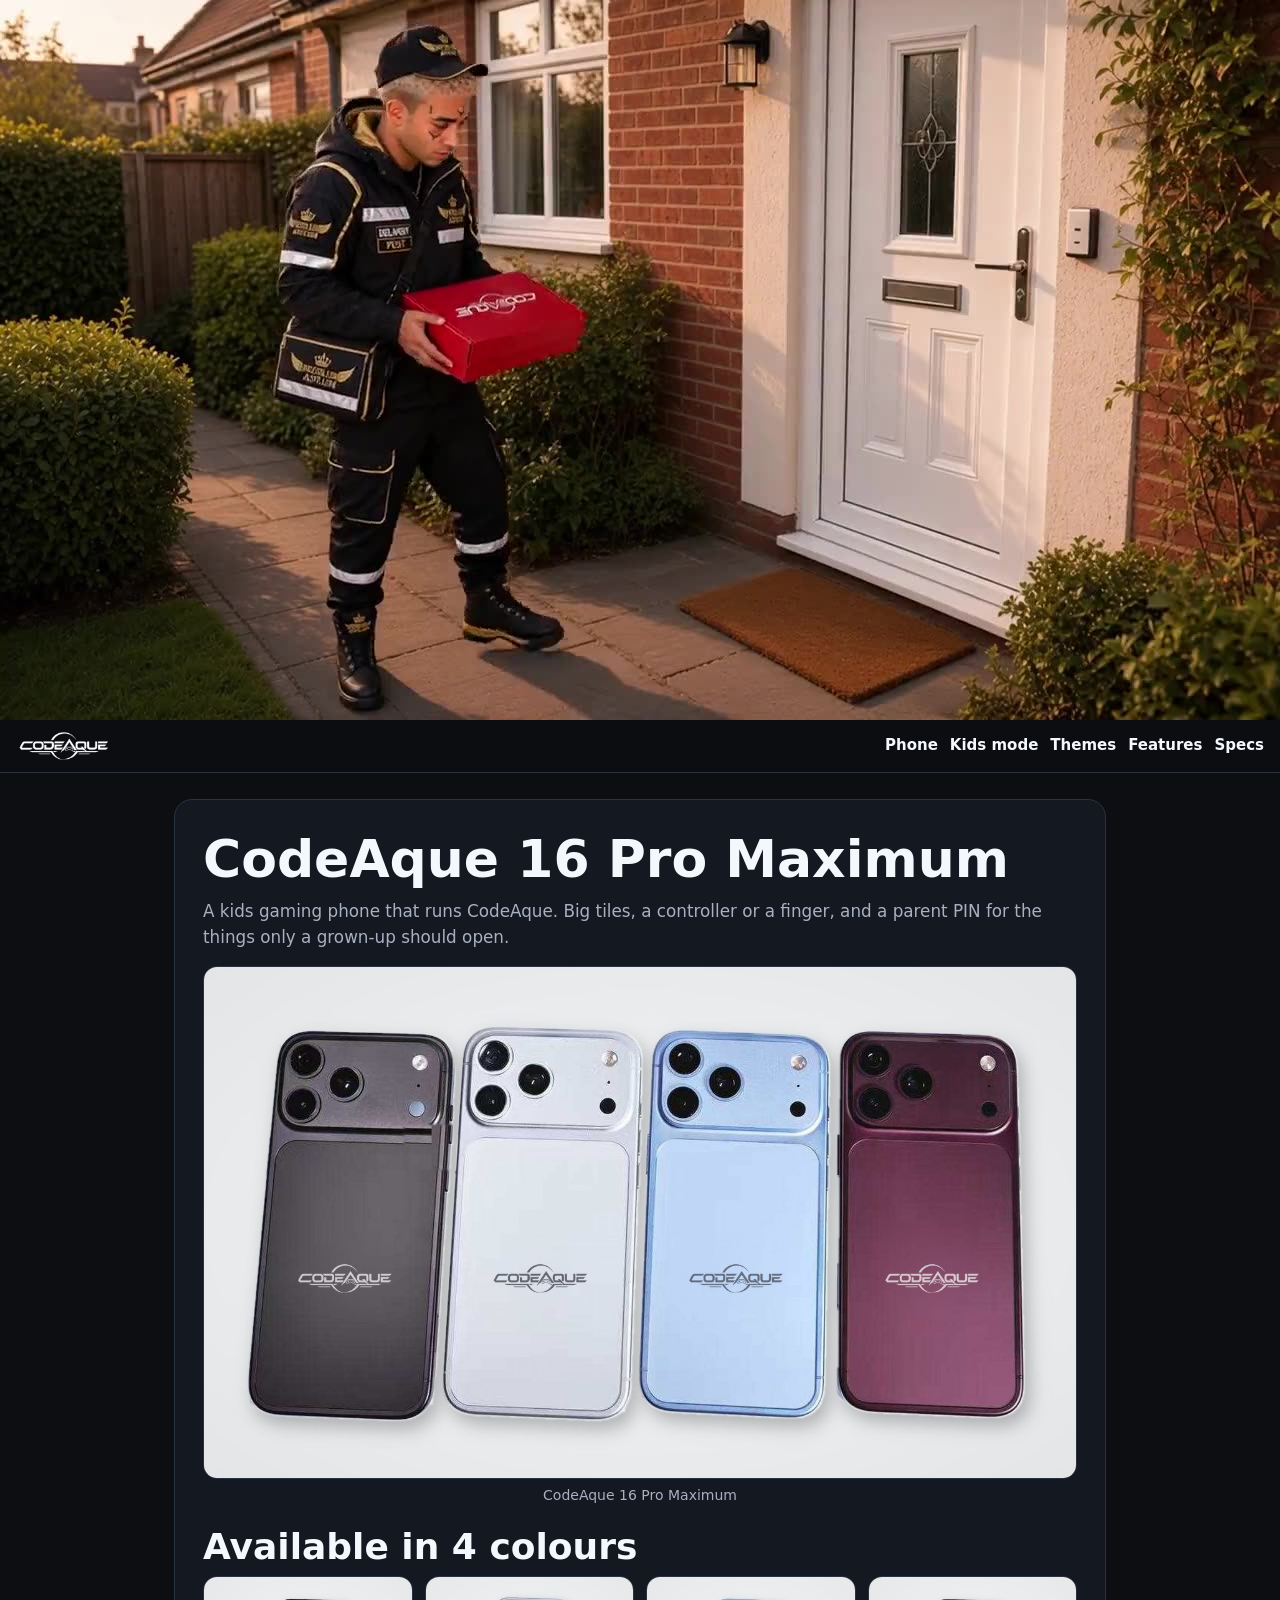
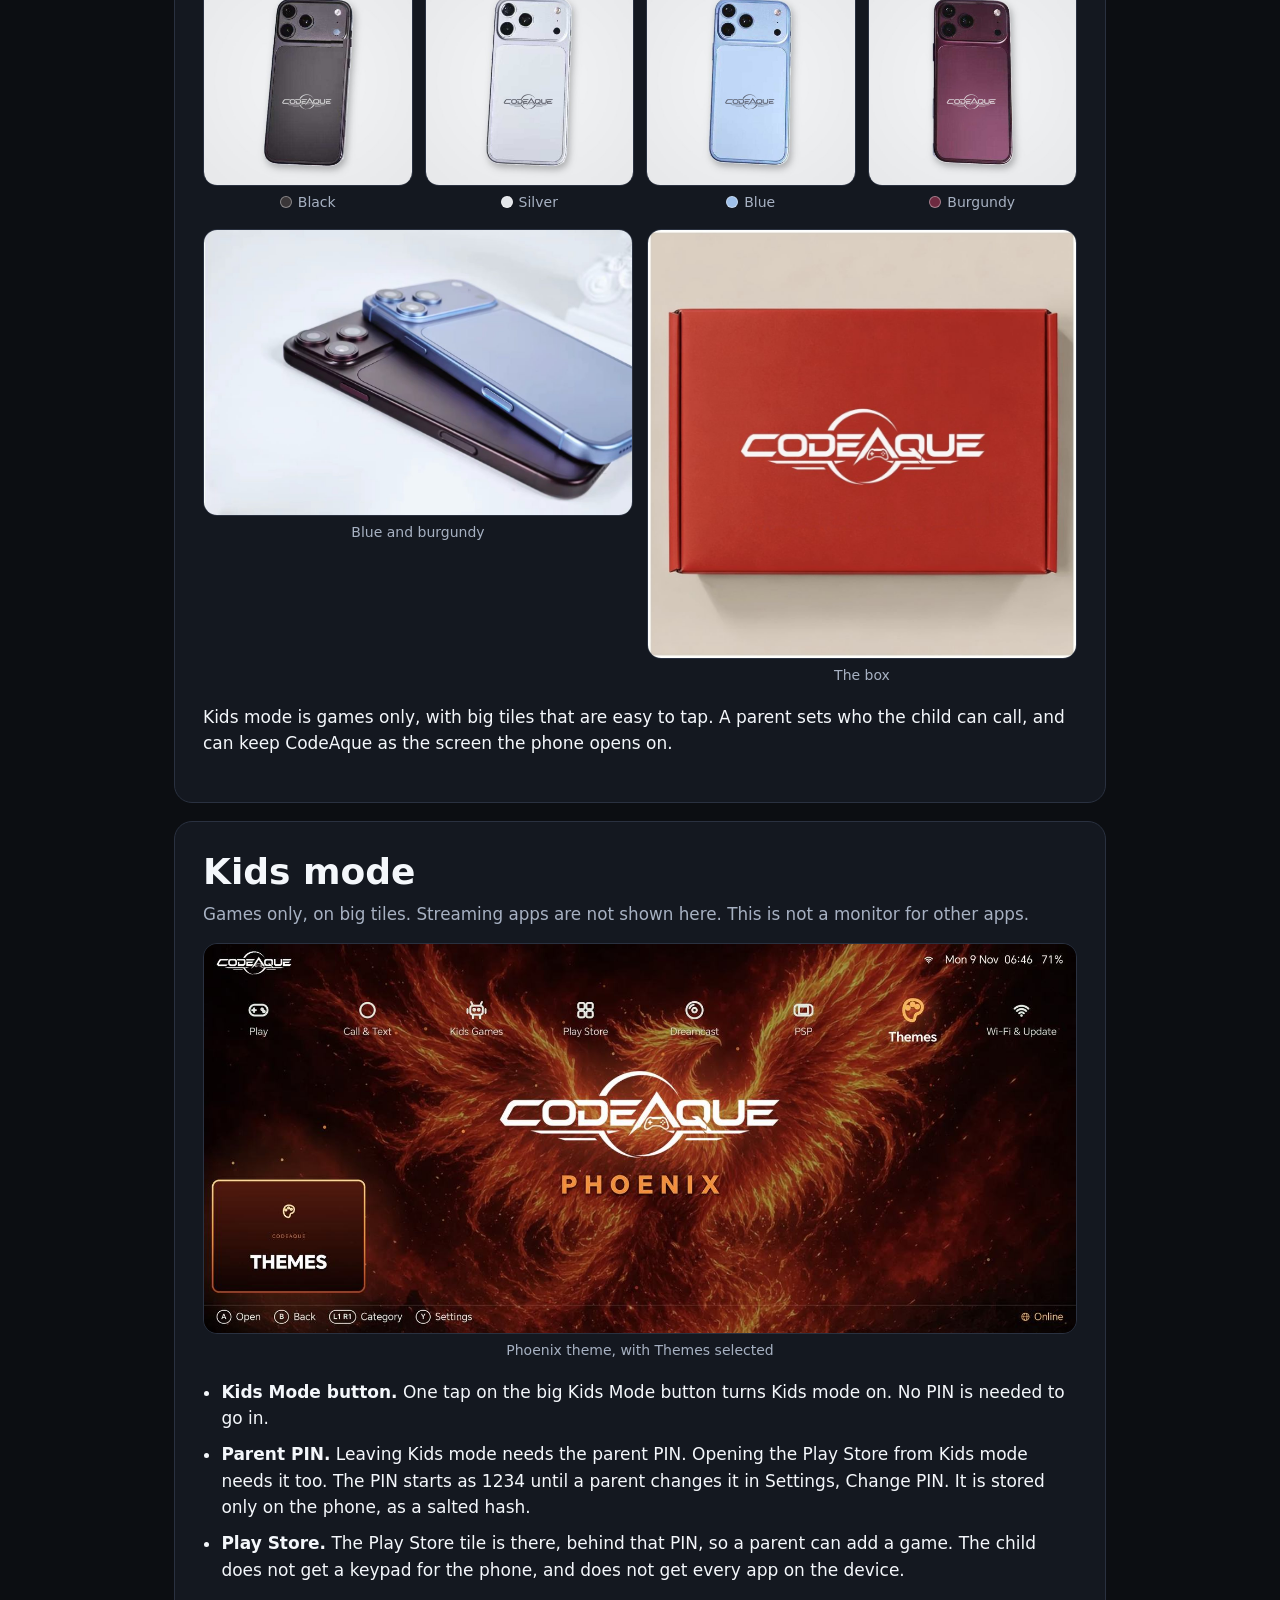
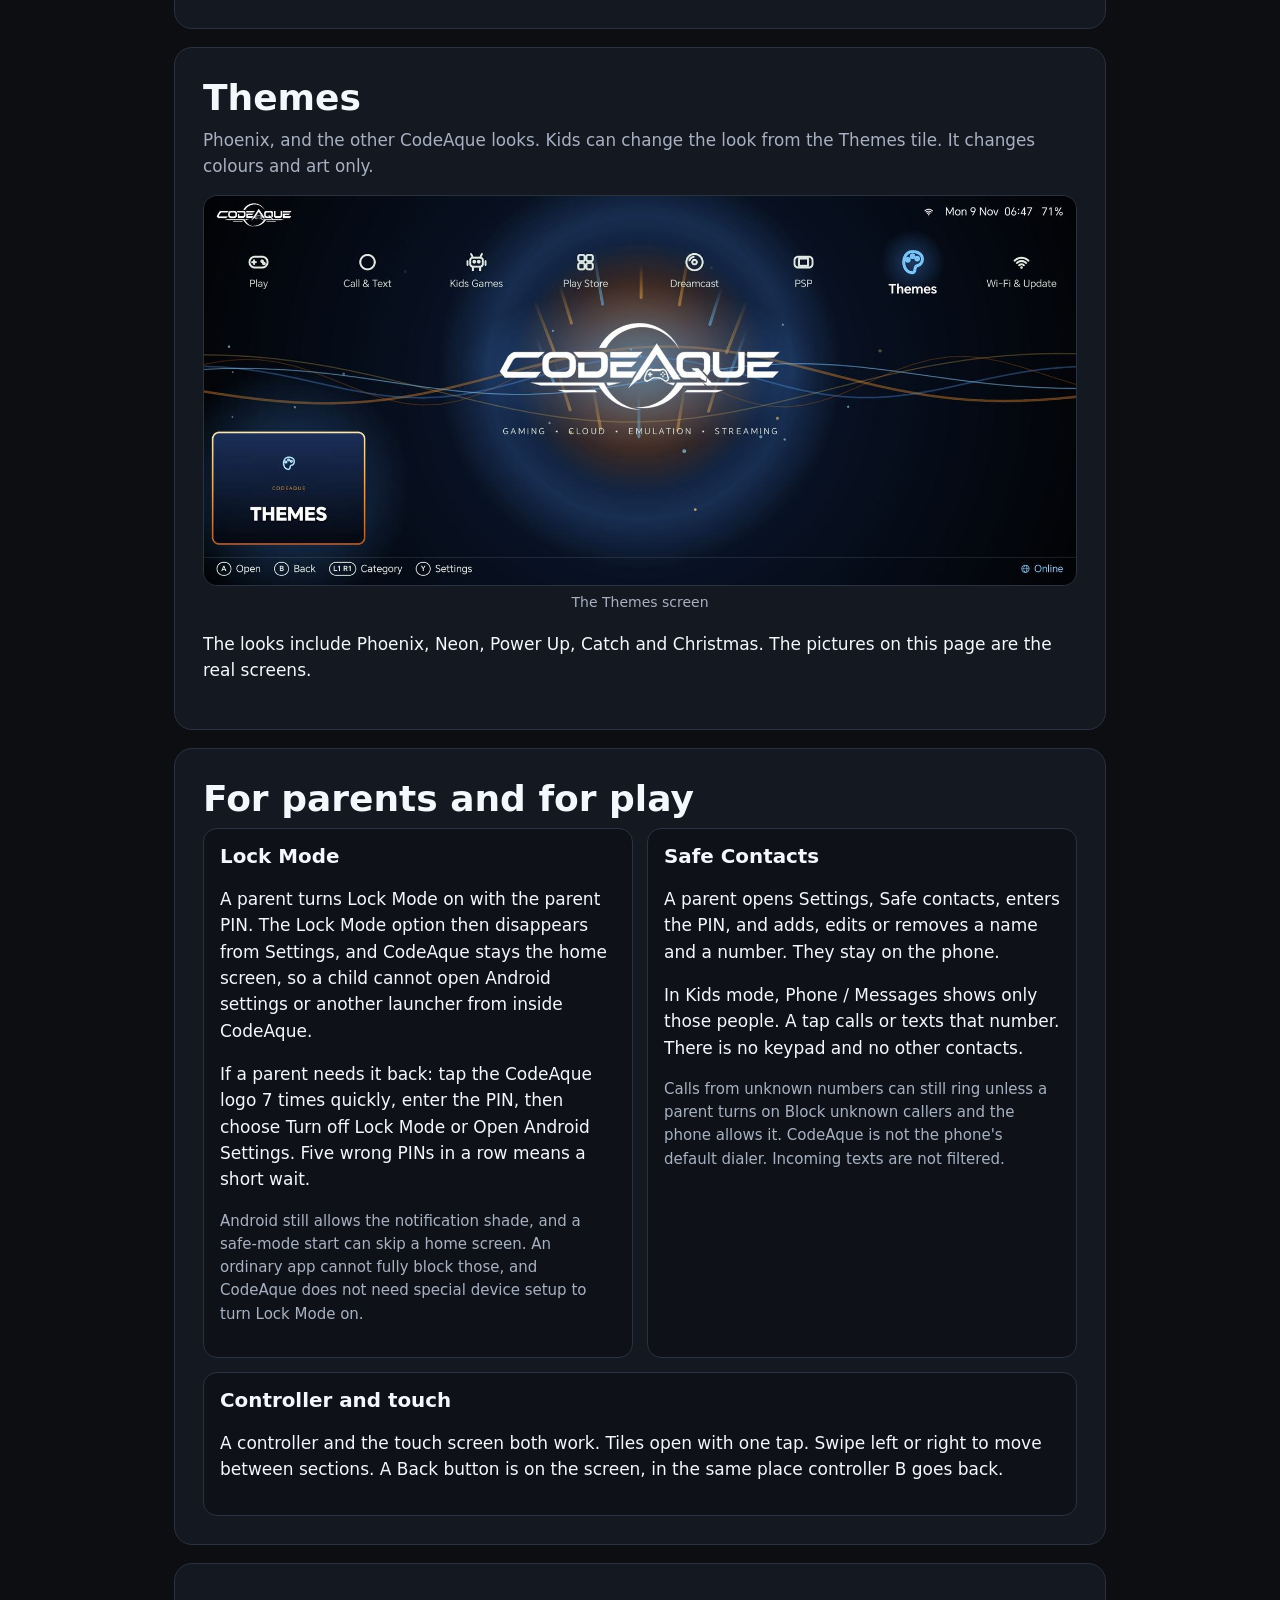
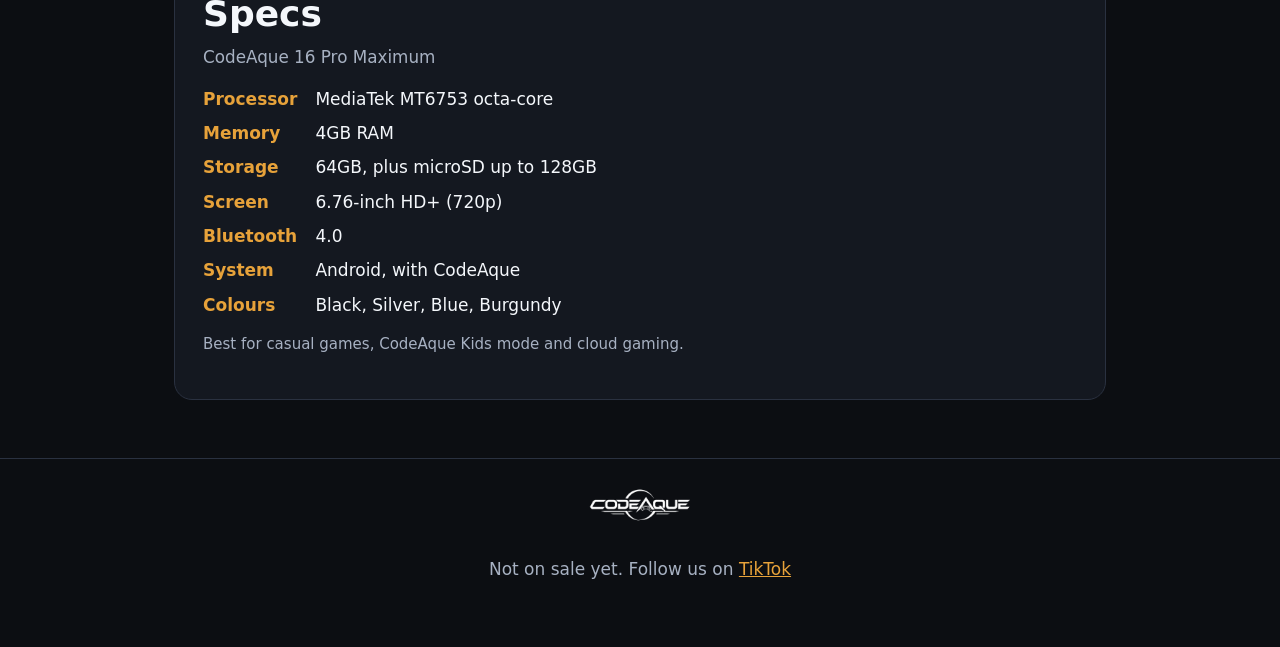
<file: index.html>
<!doctype html>
<html lang="en">
<head>
<meta charset="utf-8">
<meta name="viewport" content="width=device-width, initial-scale=1">
<title>CodeAque 16 Pro Maximum</title>
<meta name="description" content="The CodeAque 16 Pro Maximum is a kids gaming phone that runs CodeAque. Games-only Kids mode, themes, a parent PIN, Lock Mode and Safe Contacts.">
<meta property="og:title" content="CodeAque 16 Pro Maximum">
<meta property="og:description" content="A kids gaming phone that runs CodeAque. Not on sale yet.">
<meta property="og:image" content="https://codeaque.com/assets/poster.jpg">
<link rel="icon" href="img/favicon.png">
<link rel="stylesheet" href="style.css">
</head>
<body>
<video class="hero-video" autoplay muted loop playsinline preload="metadata" poster="assets/poster.jpg" width="1280" height="720">
  <source src="assets/promo.mp4" type="video/mp4">
</video>

<header class="nav">
  <a href="#top" class="brand"><img src="img/logo.png" alt="CodeAque"></a>
  <nav>
    <a href="#phone">Phone</a>
    <a href="#kids">Kids mode</a>
    <a href="#themes">Themes</a>
    <a href="#features">Features</a>
    <a href="#specs">Specs</a>
  </nav>
</header>

<main id="top">
<section id="phone" class="card">
  <h1>CodeAque 16 Pro Maximum</h1>
  <p class="lead">A kids gaming phone that runs CodeAque. Big tiles, a controller or a finger, and a parent PIN for the things only a grown-up should open.</p>
  <figure class="wide"><img src="img/phone-group.jpg" alt="CodeAque 16 Pro Maximum in black, silver, blue and burgundy" width="1400" height="820"><figcaption>CodeAque 16 Pro Maximum</figcaption></figure>
  <h2 id="colours">Available in 4 colours</h2>
  <div class="colours">
    <figure><img src="img/phone-black.jpg" alt="CodeAque 16 Pro Maximum in black, seen from the back" width="800" height="800" loading="lazy"><figcaption><span class="dot" style="background:#3a3638"></span>Black</figcaption></figure>
    <figure><img src="img/phone-silver.jpg" alt="CodeAque 16 Pro Maximum in silver, seen from the back" width="800" height="800" loading="lazy"><figcaption><span class="dot" style="background:#e4e6ea"></span>Silver</figcaption></figure>
    <figure><img src="img/phone-blue.jpg" alt="CodeAque 16 Pro Maximum in blue, seen from the back" width="800" height="800" loading="lazy"><figcaption><span class="dot" style="background:#9fc0ea"></span>Blue</figcaption></figure>
    <figure><img src="img/phone-burgundy.jpg" alt="CodeAque 16 Pro Maximum in burgundy, seen from the back" width="800" height="800" loading="lazy"><figcaption><span class="dot" style="background:#6e2a40"></span>Burgundy</figcaption></figure>
  </div>
  <div class="photos">
    <figure><img src="img/phone-angled.jpg" alt="Blue and burgundy CodeAque 16 Pro Maximum phones lying on a white table" width="1280" height="852" loading="lazy"><figcaption>Blue and burgundy</figcaption></figure>
    <figure><img src="img/box.jpg" alt="Red CodeAque box with the CodeAque logo" width="1004" height="1004" loading="lazy"><figcaption>The box</figcaption></figure>
  </div>
  <p>Kids mode is games only, with big tiles that are easy to tap. A parent sets who the child can call, and can keep CodeAque as the screen the phone opens on.</p>
</section>

<section id="kids" class="card">
  <h2>Kids mode</h2>
  <p class="lead">Games only, on big tiles. Streaming apps are not shown here. This is not a monitor for other apps.</p>
  <figure class="wide"><img src="img/phoenix.jpg" alt="CodeAque home screen with the Phoenix theme and the Themes section selected" width="1600" height="714"><figcaption>Phoenix theme, with Themes selected</figcaption></figure>
  <ul>
    <li><strong>Kids Mode button.</strong> One tap on the big Kids Mode button turns Kids mode on. No PIN is needed to go in.</li>
    <li><strong>Parent PIN.</strong> Leaving Kids mode needs the parent PIN. Opening the Play Store from Kids mode needs it too. The PIN starts as 1234 until a parent changes it in Settings, Change PIN. It is stored only on the phone, as a salted hash.</li>
    <li><strong>Play Store.</strong> The Play Store tile is there, behind that PIN, so a parent can add a game. The child does not get a keypad for the phone, and does not get every app on the device.</li>
  </ul>
</section>

<section id="themes" class="card">
  <h2>Themes</h2>
  <p class="lead">Phoenix, and the other CodeAque looks. Kids can change the look from the Themes tile. It changes colours and art only.</p>
  <figure class="wide"><img src="img/themes.jpg" alt="CodeAque Themes screen with the theme choices along the top" width="1600" height="714"><figcaption>The Themes screen</figcaption></figure>
  <p>The looks include Phoenix, Neon, Power Up, Catch and Christmas. The pictures on this page are the real screens.</p>
</section>

<section id="features" class="card">
  <h2>For parents and for play</h2>
  <div class="features">
    <article>
      <h3>Lock Mode</h3>
      <p>A parent turns Lock Mode on with the parent PIN. The Lock Mode option then disappears from Settings, and CodeAque stays the home screen, so a child cannot open Android settings or another launcher from inside CodeAque.</p>
      <p>If a parent needs it back: tap the CodeAque logo 7 times quickly, enter the PIN, then choose Turn off Lock Mode or Open Android Settings. Five wrong PINs in a row means a short wait.</p>
      <p class="note">Android still allows the notification shade, and a safe-mode start can skip a home screen. An ordinary app cannot fully block those, and CodeAque does not need special device setup to turn Lock Mode on.</p>
    </article>
    <article>
      <h3>Safe Contacts</h3>
      <p>A parent opens Settings, Safe contacts, enters the PIN, and adds, edits or removes a name and a number. They stay on the phone.</p>
      <p>In Kids mode, Phone / Messages shows only those people. A tap calls or texts that number. There is no keypad and no other contacts.</p>
      <p class="note">Calls from unknown numbers can still ring unless a parent turns on Block unknown callers and the phone allows it. CodeAque is not the phone's default dialer. Incoming texts are not filtered.</p>
    </article>
    <article>
      <h3>Controller and touch</h3>
      <p>A controller and the touch screen both work. Tiles open with one tap. Swipe left or right to move between sections. A Back button is on the screen, in the same place controller B goes back.</p>
    </article>
  </div>
</section>

<section id="specs" class="card">
  <h2>Specs</h2>
  <p class="lead">CodeAque 16 Pro Maximum</p>
  <dl class="specs">
    <dt>Processor</dt><dd>MediaTek MT6753 octa-core</dd>
    <dt>Memory</dt><dd>4GB RAM</dd>
    <dt>Storage</dt><dd>64GB, plus microSD up to 128GB</dd>
    <dt>Screen</dt><dd>6.76-inch HD+ (720p)</dd>
    <dt>Bluetooth</dt><dd>4.0</dd>
    <dt>System</dt><dd>Android, with CodeAque</dd>
    <dt>Colours</dt><dd>Black, Silver, Blue, Burgundy</dd>
  </dl>
  <p class="note">Best for casual games, CodeAque Kids mode and cloud gaming.</p>
</section>
</main>

<footer>
  <img src="img/logo.png" alt="" class="flogo">
  <p>Not on sale yet. Follow us on <a href="https://www.tiktok.com/">TikTok</a></p>
</footer>

<div class="egg-overlay" id="egg" hidden>
  <div class="egg-card" role="dialog" aria-modal="true" aria-labelledby="egg-title">
    <p id="egg-title">Secret unlocked 🎮 Download CodeAque for Android</p>
    <div class="egg-actions">
      <a class="egg-dl" href="https://github.com/hoodlumasylum/codeaque/releases/latest/download/codeaque-launcher.apk">Download</a>
      <button type="button" class="egg-close">Close</button>
    </div>
  </div>
</div>
<script>
(function () {
  var v = document.querySelector("video");
  if (v && window.matchMedia && window.matchMedia("(prefers-reduced-motion: reduce)").matches) {
    v.removeAttribute("autoplay");
    v.pause();
  }

  var brand = document.querySelector("header .brand");
  var egg = document.getElementById("egg");
  var taps = [];
  var hop;
  if (brand && egg) {
    brand.addEventListener("click", function (e) {
      e.preventDefault();
      var now = Date.now();
      taps = taps.filter(function (t) { return now - t < 3000; });
      taps.push(now);
      clearTimeout(hop);
      if (taps.length >= 7) {
        taps = [];
        egg.hidden = false;
      } else if (taps.length === 1) {
        hop = setTimeout(function () {
          if (taps.length === 1) {
            taps = [];
            if (location.hash === "#top") {
              var top = document.getElementById("top");
              if (top) top.scrollIntoView();
            } else {
              location.hash = "top";
            }
          }
        }, 450);
      }
    });
    function closeEgg() { egg.hidden = true; }
    egg.querySelector(".egg-close").addEventListener("click", closeEgg);
    egg.addEventListener("click", function (e) { if (e.target === egg) closeEgg(); });
    document.addEventListener("keydown", function (e) {
      if (e.key === "Escape" && !egg.hidden) closeEgg();
    });
  }
  document.querySelectorAll("img").forEach(function (img) {
    img.addEventListener("error", function () {
      var fig = img.closest("figure");
      if (fig) fig.remove();
    });
  });
})();
</script>
</body>
</html>
</file>
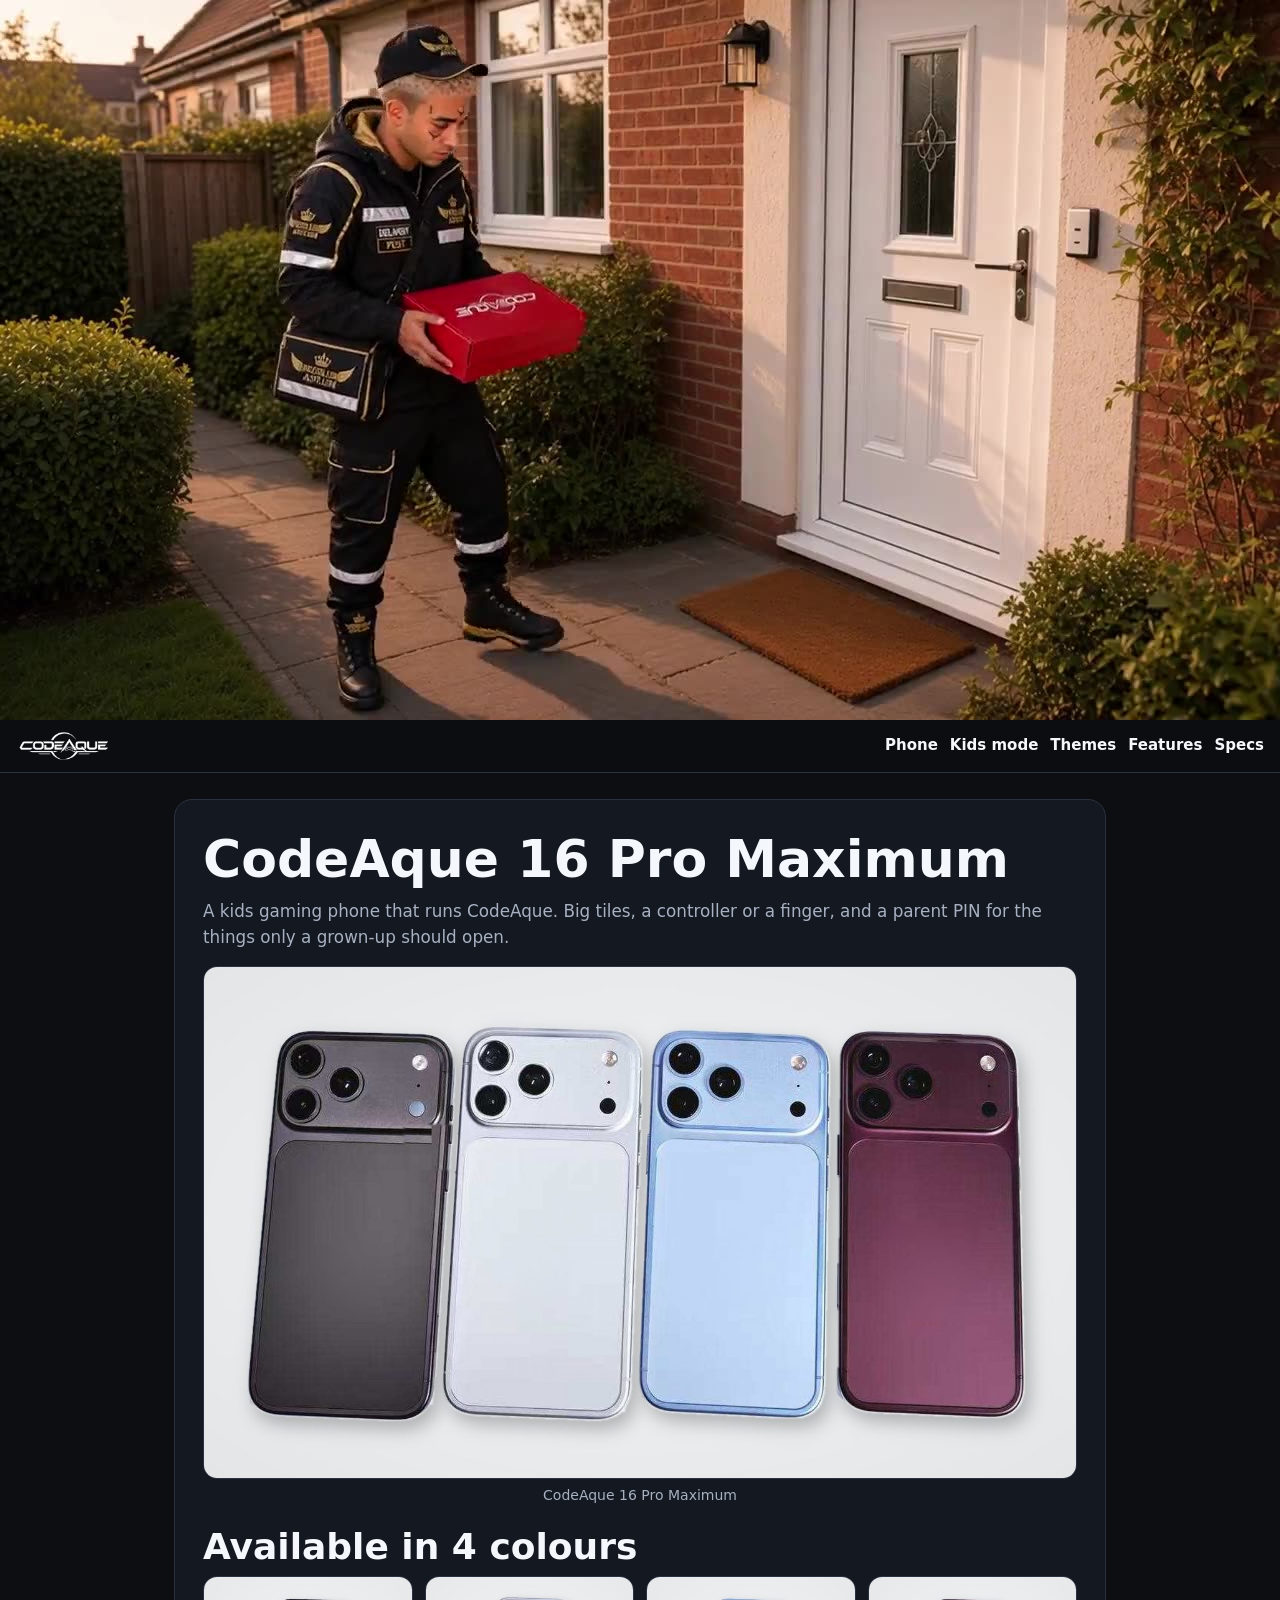
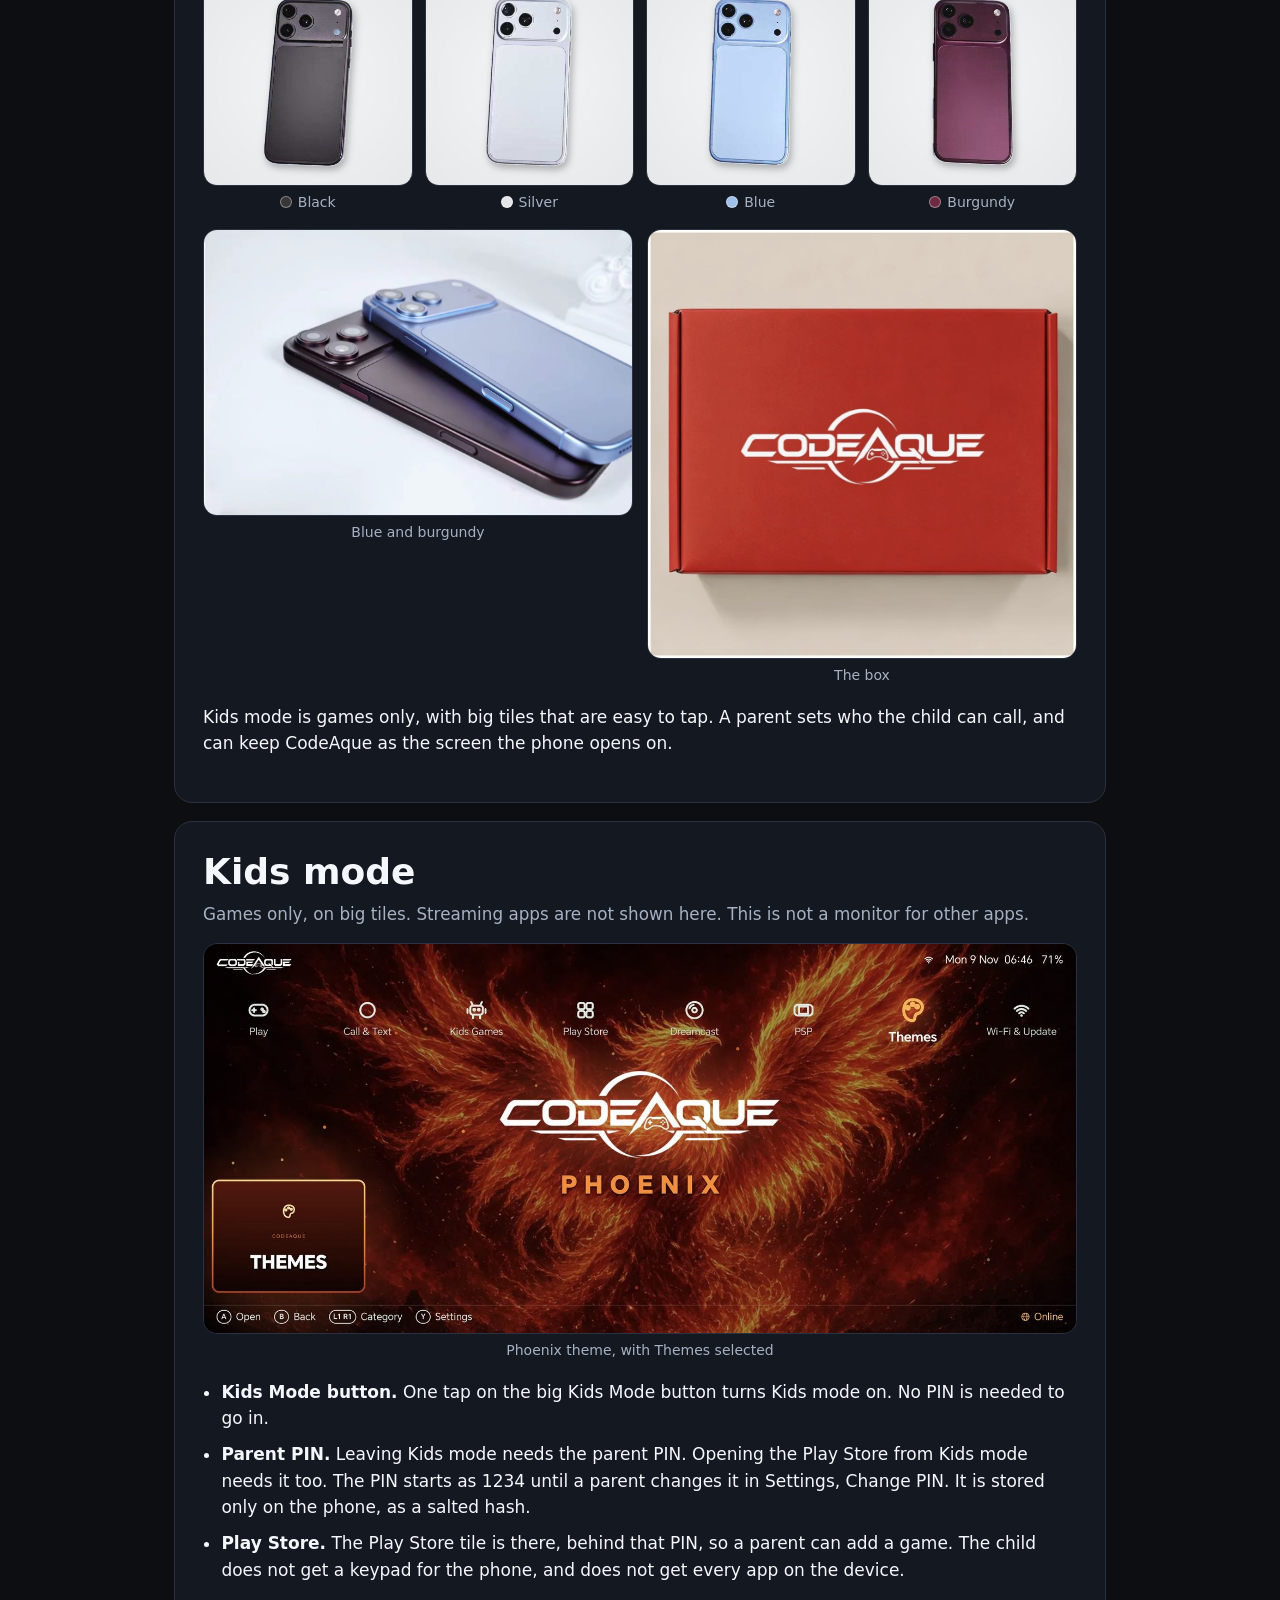
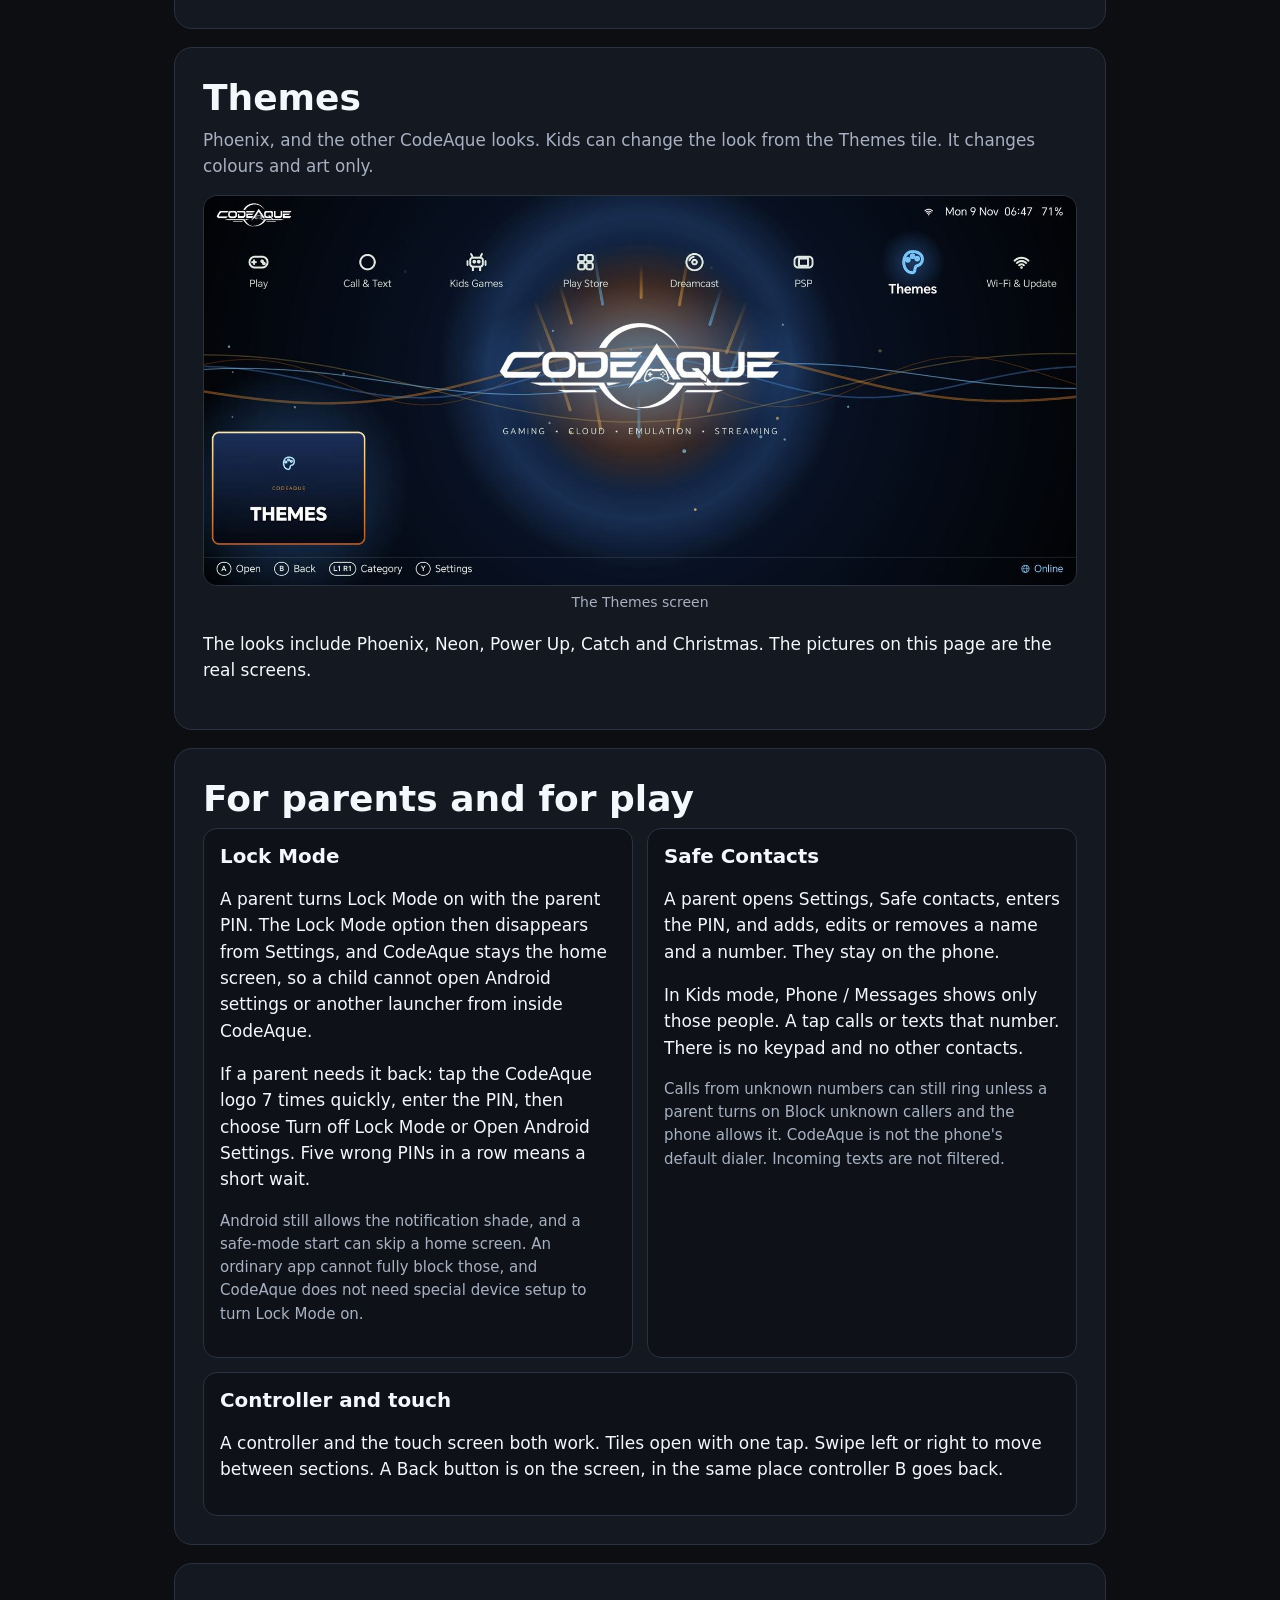
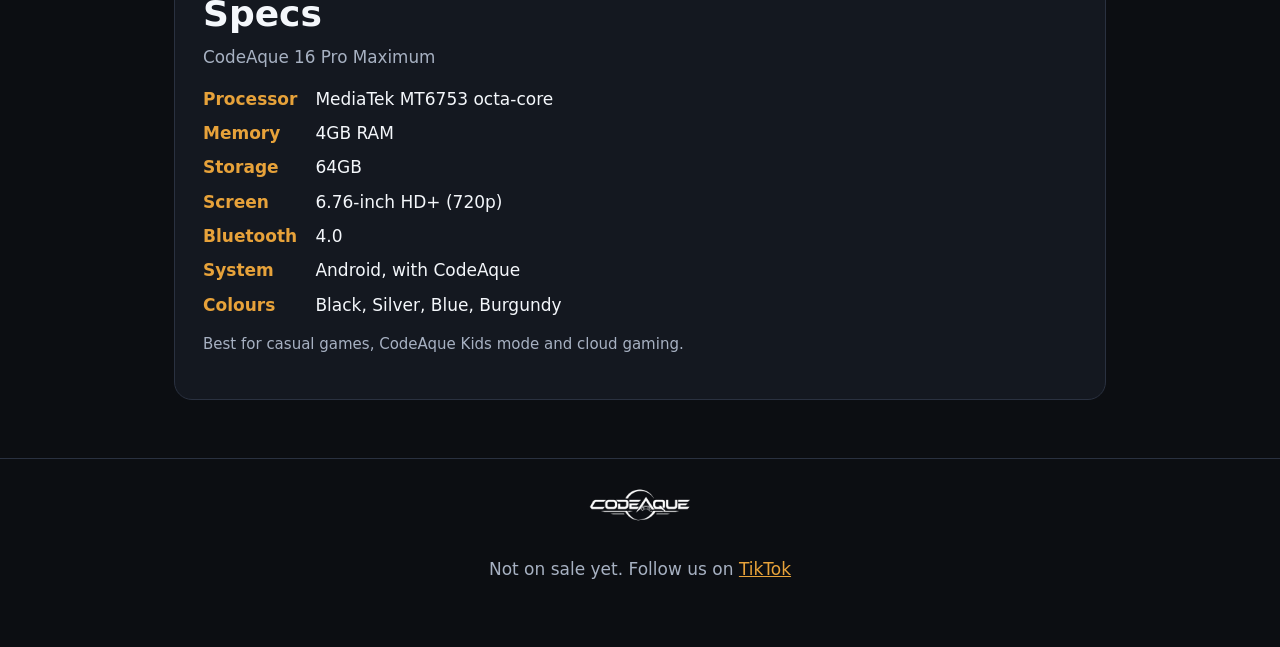
<file: website/index.html>
<!doctype html>
<html lang="en">
<head>
<meta charset="utf-8">
<meta name="viewport" content="width=device-width, initial-scale=1">
<title>CodeAque 16 Pro Maximum</title>
<meta name="description" content="The CodeAque 16 Pro Maximum is a kids gaming phone that runs CodeAque. Games-only Kids mode, themes, a parent PIN, Lock Mode and Safe Contacts.">
<meta property="og:title" content="CodeAque 16 Pro Maximum">
<meta property="og:description" content="A kids gaming phone that runs CodeAque. Not on sale yet.">
<meta property="og:image" content="https://codeaque.com/assets/poster.jpg">
<link rel="icon" href="img/favicon.png">
<link rel="stylesheet" href="style.css">
</head>
<body>
<video class="hero-video" autoplay muted loop playsinline preload="metadata" poster="assets/poster.jpg" width="1280" height="720">
  <source src="assets/promo.mp4" type="video/mp4">
</video>

<header class="nav">
  <a href="#top" class="brand"><img src="img/logo.png" alt="CodeAque"></a>
  <nav>
    <a href="#phone">Phone</a>
    <a href="#kids">Kids mode</a>
    <a href="#themes">Themes</a>
    <a href="#features">Features</a>
    <a href="#specs">Specs</a>
  </nav>
</header>

<main id="top">
<section id="phone" class="card">
  <h1>CodeAque 16 Pro Maximum</h1>
  <p class="lead">A kids gaming phone that runs CodeAque. Big tiles, a controller or a finger, and a parent PIN for the things only a grown-up should open.</p>
  <figure class="wide"><img src="img/phone-group.jpg" alt="CodeAque 16 Pro Maximum in black, silver, blue and burgundy" width="1400" height="820"><figcaption>CodeAque 16 Pro Maximum</figcaption></figure>
  <h2 id="colours">Available in 4 colours</h2>
  <div class="colours">
    <figure><img src="img/phone-black.jpg" alt="CodeAque 16 Pro Maximum in black, seen from the back" width="800" height="800" loading="lazy"><figcaption><span class="dot" style="background:#3a3638"></span>Black</figcaption></figure>
    <figure><img src="img/phone-silver.jpg" alt="CodeAque 16 Pro Maximum in silver, seen from the back" width="800" height="800" loading="lazy"><figcaption><span class="dot" style="background:#e4e6ea"></span>Silver</figcaption></figure>
    <figure><img src="img/phone-blue.jpg" alt="CodeAque 16 Pro Maximum in blue, seen from the back" width="800" height="800" loading="lazy"><figcaption><span class="dot" style="background:#9fc0ea"></span>Blue</figcaption></figure>
    <figure><img src="img/phone-burgundy.jpg" alt="CodeAque 16 Pro Maximum in burgundy, seen from the back" width="800" height="800" loading="lazy"><figcaption><span class="dot" style="background:#6e2a40"></span>Burgundy</figcaption></figure>
  </div>
  <div class="photos">
    <figure><img src="img/phone-angled.jpg" alt="Blue and burgundy CodeAque 16 Pro Maximum phones lying on a white table" width="1280" height="852" loading="lazy"><figcaption>Blue and burgundy</figcaption></figure>
    <figure><img src="img/box.jpg" alt="Red CodeAque box with the CodeAque logo" width="1004" height="1004" loading="lazy"><figcaption>The box</figcaption></figure>
  </div>
  <p>Kids mode is games only, with big tiles that are easy to tap. A parent sets who the child can call, and can keep CodeAque as the screen the phone opens on.</p>
</section>

<section id="kids" class="card">
  <h2>Kids mode</h2>
  <p class="lead">Games only, on big tiles. Streaming apps are not shown here. This is not a monitor for other apps.</p>
  <figure class="wide"><img src="img/phoenix.jpg" alt="CodeAque home screen with the Phoenix theme and the Themes section selected" width="1600" height="714"><figcaption>Phoenix theme, with Themes selected</figcaption></figure>
  <ul>
    <li><strong>Kids Mode button.</strong> One tap on the big Kids Mode button turns Kids mode on. No PIN is needed to go in.</li>
    <li><strong>Parent PIN.</strong> Leaving Kids mode needs the parent PIN. Opening the Play Store from Kids mode needs it too. The PIN starts as 1234 until a parent changes it in Settings, Change PIN. It is stored only on the phone, as a salted hash.</li>
    <li><strong>Play Store.</strong> The Play Store tile is there, behind that PIN, so a parent can add a game. The child does not get a keypad for the phone, and does not get every app on the device.</li>
  </ul>
</section>

<section id="themes" class="card">
  <h2>Themes</h2>
  <p class="lead">Phoenix, and the other CodeAque looks. Kids can change the look from the Themes tile. It changes colours and art only.</p>
  <figure class="wide"><img src="img/themes.jpg" alt="CodeAque Themes screen with the theme choices along the top" width="1600" height="714"><figcaption>The Themes screen</figcaption></figure>
  <p>The looks include Phoenix, Neon, Power Up, Catch and Christmas. The pictures on this page are the real screens.</p>
</section>

<section id="features" class="card">
  <h2>For parents and for play</h2>
  <div class="features">
    <article>
      <h3>Lock Mode</h3>
      <p>A parent turns Lock Mode on with the parent PIN. The Lock Mode option then disappears from Settings, and CodeAque stays the home screen, so a child cannot open Android settings or another launcher from inside CodeAque.</p>
      <p>If a parent needs it back: tap the CodeAque logo 7 times quickly, enter the PIN, then choose Turn off Lock Mode or Open Android Settings. Five wrong PINs in a row means a short wait.</p>
      <p class="note">Android still allows the notification shade, and a safe-mode start can skip a home screen. An ordinary app cannot fully block those, and CodeAque does not need special device setup to turn Lock Mode on.</p>
    </article>
    <article>
      <h3>Safe Contacts</h3>
      <p>A parent opens Settings, Safe contacts, enters the PIN, and adds, edits or removes a name and a number. They stay on the phone.</p>
      <p>In Kids mode, Phone / Messages shows only those people. A tap calls or texts that number. There is no keypad and no other contacts.</p>
      <p class="note">Calls from unknown numbers can still ring unless a parent turns on Block unknown callers and the phone allows it. CodeAque is not the phone's default dialer. Incoming texts are not filtered.</p>
    </article>
    <article>
      <h3>Controller and touch</h3>
      <p>A controller and the touch screen both work. Tiles open with one tap. Swipe left or right to move between sections. A Back button is on the screen, in the same place controller B goes back.</p>
    </article>
  </div>
</section>

<section id="specs" class="card">
  <h2>Specs</h2>
  <p class="lead">CodeAque 16 Pro Maximum</p>
  <dl class="specs">
    <dt>Processor</dt><dd>MediaTek MT6753 octa-core</dd>
    <dt>Memory</dt><dd>4GB RAM</dd>
    <dt>Storage</dt><dd>64GB</dd>
    <dt>Screen</dt><dd>6.76-inch HD+ (720p)</dd>
    <dt>Bluetooth</dt><dd>4.0</dd>
    <dt>System</dt><dd>Android, with CodeAque</dd>
    <dt>Colours</dt><dd>Black, Silver, Blue, Burgundy</dd>
  </dl>
  <p class="note">Best for casual games, CodeAque Kids mode and cloud gaming.</p>
</section>
</main>

<footer>
  <img src="img/logo.png" alt="" class="flogo">
  <p>Not on sale yet. Follow us on <a href="https://www.tiktok.com/">TikTok</a></p>
</footer>
<script>
(function () {
  var v = document.querySelector("video");
  if (v && window.matchMedia && window.matchMedia("(prefers-reduced-motion: reduce)").matches) {
    v.removeAttribute("autoplay");
    v.pause();
  }
  document.querySelectorAll("img").forEach(function (img) {
    img.addEventListener("error", function () {
      var fig = img.closest("figure");
      if (fig) fig.remove();
    });
  });
})();
</script>
</body>
</html>
</file>
<file: style.css>
:root{--bg:#0c0e12;--panel:#141820;--line:#2a3140;--text:#f4f7fb;--dim:#a7b1c2;--gold:#e7a23a;--ember:#ff5a1f}
*{box-sizing:border-box}
html{scroll-behavior:smooth}
body{margin:0;background:var(--bg);color:var(--text);font:17px/1.55 system-ui,"Segoe UI",Roboto,sans-serif}
img{max-width:100%;height:auto}
a{color:var(--gold)}
.hero-video{display:block;width:100%;height:auto;background:#000;aspect-ratio:16/9;object-fit:cover}
.nav{position:sticky;top:0;z-index:5;display:flex;align-items:center;justify-content:space-between;gap:12px;padding:10px 16px;background:#0c0e12eb;border-bottom:1px solid var(--line)}
.brand img{height:32px;display:block}

.brand{-webkit-user-select:none;user-select:none;touch-action:manipulation;-webkit-tap-highlight-color:transparent}
.nav nav{display:flex;flex-wrap:wrap;gap:12px}
.nav nav a{color:var(--text);text-decoration:none;font-weight:700;font-size:15px}
.nav nav a:hover{color:var(--gold)}
main{max-width:980px;margin:0 auto;padding:8px 16px 32px}
.card{background:var(--panel);border:1px solid var(--line);border-radius:18px;padding:22px 16px;margin:18px 0}
h1,h2,h3{line-height:1.2;margin:0 0 8px}
h1{font-size:clamp(32px,8vw,52px)}
h2{font-size:clamp(26px,6vw,36px)}
.lead{color:var(--dim);margin:0 0 16px;font-size:1.05rem}
.photos{display:grid;grid-template-columns:1fr;gap:14px}
figure{margin:0}
figure img{width:100%;border-radius:14px;border:1px solid var(--line);background:#0a0c10;display:block}
figcaption{color:var(--dim);font-size:14px;margin-top:6px;text-align:center}
.wide{margin:8px 0 16px}
ul{padding-left:1.15rem}
li{margin:10px 0}
.features{display:grid;grid-template-columns:1fr;gap:14px}
.features article{background:#0e1218;border:1px solid var(--line);border-radius:14px;padding:16px}
.note{color:var(--dim);font-size:15px}
.colours{display:grid;grid-template-columns:1fr 1fr;gap:12px;margin:0 0 16px}
.dot{display:inline-block;width:12px;height:12px;border-radius:50%;margin-right:6px;vertical-align:-1px;border:1px solid #fff6}
.specs{display:grid;grid-template-columns:max-content 1fr;gap:8px 18px;margin:8px 0 12px}
.specs dt{font-weight:800;color:var(--gold)}
.specs dd{margin:0}
#colours{margin-top:18px}
.boxfig{max-width:560px;margin-left:auto;margin-right:auto}
.placeholder{margin:8px 0 0;padding:18px;border:2px dashed var(--ember);border-radius:14px;background:#2a140c;color:#ffd7bf;font-weight:800;font-size:clamp(20px,5vw,28px);text-align:center}
footer{text-align:center;color:var(--dim);padding:28px 16px 48px;border-top:1px solid var(--line)}
.flogo{height:36px;margin-bottom:8px}
@media (min-width:720px){
  .colours{grid-template-columns:repeat(4,1fr)}
  .photos{grid-template-columns:1fr 1fr}
  .features{grid-template-columns:1fr 1fr}
  .features article:last-child{grid-column:1 / -1}
  .card{padding:28px}
  main{padding:8px 24px 40px}
}
@media (prefers-reduced-motion:reduce){html{scroll-behavior:auto}}
.egg-overlay{position:fixed;inset:0;z-index:20;background:#0009;display:flex;align-items:center;justify-content:center;padding:16px}
.egg-overlay[hidden]{display:none}
.egg-card{background:var(--panel);border:1px solid var(--line);border-radius:18px;padding:22px 16px;max-width:360px;width:100%;text-align:center}
.egg-card p{margin:0 0 16px;font-weight:700}
.egg-actions{display:flex;gap:10px;justify-content:center;flex-wrap:wrap}
.egg-actions a,.egg-actions button{display:inline-block;border-radius:12px;padding:10px 16px;font-weight:800;font-size:15px;cursor:pointer;text-decoration:none;font-family:inherit;border:1px solid var(--line)}
.egg-dl{background:var(--gold);color:#0c0e12;border-color:var(--gold)}
.egg-close{background:#0e1218;color:var(--text)}
</file>
<file: website/style.css>
:root{--bg:#0c0e12;--panel:#141820;--line:#2a3140;--text:#f4f7fb;--dim:#a7b1c2;--gold:#e7a23a;--ember:#ff5a1f}
*{box-sizing:border-box}
html{scroll-behavior:smooth}
body{margin:0;background:var(--bg);color:var(--text);font:17px/1.55 system-ui,"Segoe UI",Roboto,sans-serif}
img{max-width:100%;height:auto}
a{color:var(--gold)}
.hero-video{display:block;width:100%;height:auto;background:#000;aspect-ratio:16/9;object-fit:cover}
.nav{position:sticky;top:0;z-index:5;display:flex;align-items:center;justify-content:space-between;gap:12px;padding:10px 16px;background:#0c0e12eb;border-bottom:1px solid var(--line)}
.brand img{height:32px;display:block}
.nav nav{display:flex;flex-wrap:wrap;gap:12px}
.nav nav a{color:var(--text);text-decoration:none;font-weight:700;font-size:15px}
.nav nav a:hover{color:var(--gold)}
main{max-width:980px;margin:0 auto;padding:8px 16px 32px}
.card{background:var(--panel);border:1px solid var(--line);border-radius:18px;padding:22px 16px;margin:18px 0}
h1,h2,h3{line-height:1.2;margin:0 0 8px}
h1{font-size:clamp(32px,8vw,52px)}
h2{font-size:clamp(26px,6vw,36px)}
.lead{color:var(--dim);margin:0 0 16px;font-size:1.05rem}
.photos{display:grid;grid-template-columns:1fr;gap:14px}
figure{margin:0}
figure img{width:100%;border-radius:14px;border:1px solid var(--line);background:#0a0c10;display:block}
figcaption{color:var(--dim);font-size:14px;margin-top:6px;text-align:center}
.wide{margin:8px 0 16px}
ul{padding-left:1.15rem}
li{margin:10px 0}
.features{display:grid;grid-template-columns:1fr;gap:14px}
.features article{background:#0e1218;border:1px solid var(--line);border-radius:14px;padding:16px}
.note{color:var(--dim);font-size:15px}
.colours{display:grid;grid-template-columns:1fr 1fr;gap:12px;margin:0 0 16px}
.dot{display:inline-block;width:12px;height:12px;border-radius:50%;margin-right:6px;vertical-align:-1px;border:1px solid #fff6}
.specs{display:grid;grid-template-columns:max-content 1fr;gap:8px 18px;margin:8px 0 12px}
.specs dt{font-weight:800;color:var(--gold)}
.specs dd{margin:0}
#colours{margin-top:18px}
.boxfig{max-width:560px;margin-left:auto;margin-right:auto}
.placeholder{margin:8px 0 0;padding:18px;border:2px dashed var(--ember);border-radius:14px;background:#2a140c;color:#ffd7bf;font-weight:800;font-size:clamp(20px,5vw,28px);text-align:center}
footer{text-align:center;color:var(--dim);padding:28px 16px 48px;border-top:1px solid var(--line)}
.flogo{height:36px;margin-bottom:8px}
@media (min-width:720px){
  .colours{grid-template-columns:repeat(4,1fr)}
  .photos{grid-template-columns:1fr 1fr}
  .features{grid-template-columns:1fr 1fr}
  .features article:last-child{grid-column:1 / -1}
  .card{padding:28px}
  main{padding:8px 24px 40px}
}
@media (prefers-reduced-motion:reduce){html{scroll-behavior:auto}}
</file>
